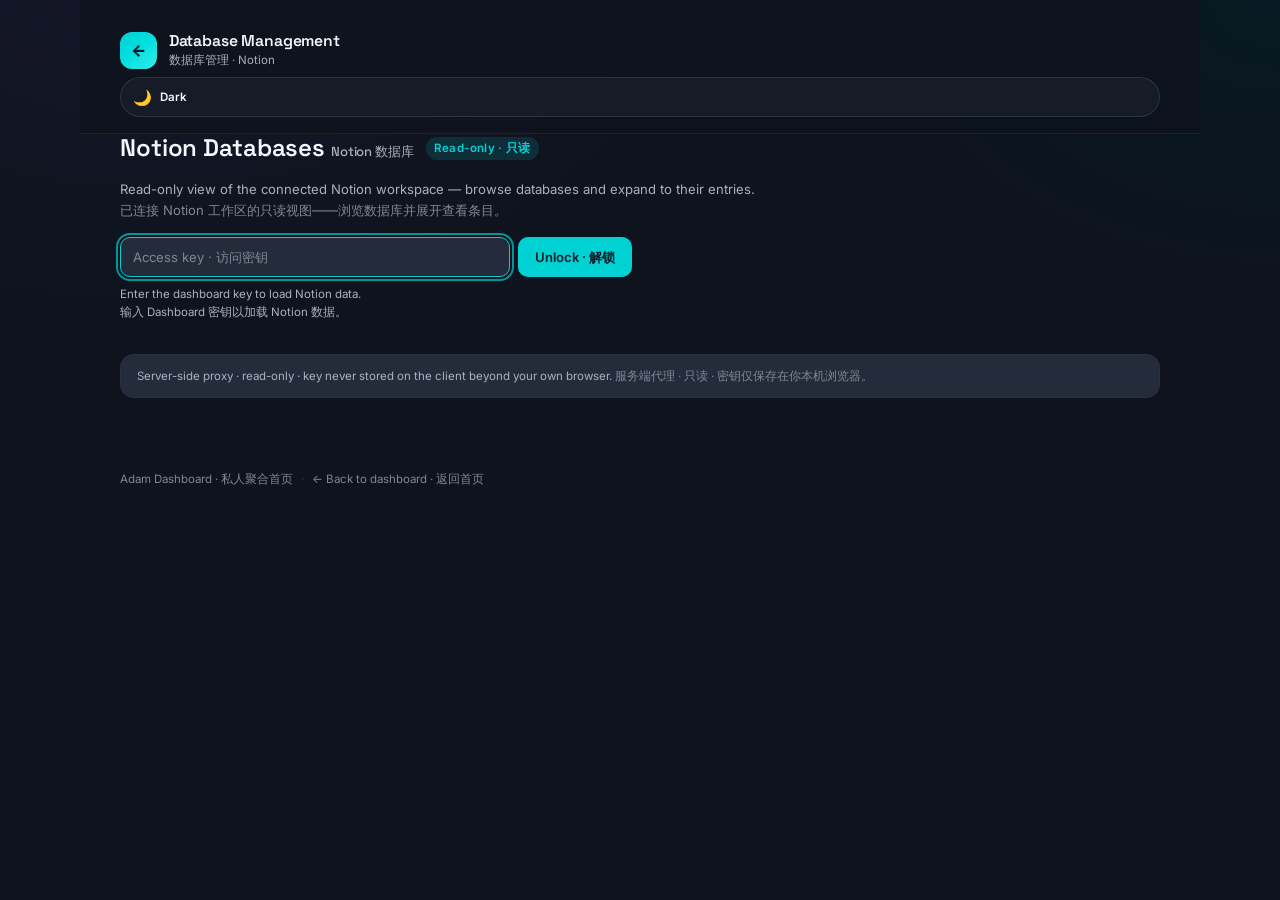
<file: database.html>
<!DOCTYPE html>
<html lang="en" data-theme="dark">
<head>
<meta charset="utf-8">
<meta name="viewport" content="width=device-width, initial-scale=1, viewport-fit=cover">
<title>Database Management · 数据库管理 — Adam Dashboard</title>
<meta name="description" content="Database management for Adam — read-only Notion database access.">
<meta name="color-scheme" content="dark light">
<link rel="icon" type="image/svg+xml" href="logo.svg">
<link rel="icon" type="image/png" sizes="32x32" href="favicon-32.png">
<link rel="apple-touch-icon" sizes="180x180" href="apple-touch-icon.png">
<link rel="manifest" href="site.webmanifest">
<meta name="theme-color" content="#0b1220">
<meta name="apple-mobile-web-app-capable" content="yes">
<meta name="mobile-web-app-capable" content="yes">
<meta name="apple-mobile-web-app-title" content="Dashboard">
<meta name="apple-mobile-web-app-status-bar-style" content="black-translucent">
<link rel="preconnect" href="https://fonts.googleapis.com">
<link rel="preconnect" href="https://fonts.gstatic.com" crossorigin>
<link href="https://fonts.googleapis.com/css2?family=Inter:wght@400;500;600;700;800&family=JetBrains+Mono:wght@400;500;700&family=Space+Grotesk:wght@500;600;700&display=swap" rel="stylesheet">
<link rel="stylesheet" href="styles.css?v=34">
<script>
  /* Theme preflight — runs before paint to avoid a flash of the wrong theme. */
  (function () {
    var theme = 'dark'; /* default is always dark */
    try {
      var stored = localStorage.getItem('dashboard-theme');
      if (stored === 'light' || stored === 'dark') theme = stored;
    } catch (e) { /* storage blocked — keep dark */ }
    document.documentElement.setAttribute('data-theme', theme);
  })();
</script>
</head>
<body>
  <a class="skip-link" href="#main">Skip to content · 跳到主内容</a>

  <header class="topbar">
    <div class="brand">
      <a class="brand-mark" href="index.html" aria-label="Back to dashboard · 返回首页" title="Back · 返回">←</a>
      <div class="brand-text">
        <h1>Database Management</h1>
        <p class="brand-sub">数据库管理 · Notion</p>
      </div>
    </div>
    <button id="theme-toggle" class="theme-toggle" type="button"
            aria-label="Switch color theme · 切换主题" aria-pressed="false">
      <span class="tt-icon" aria-hidden="true">🌙</span>
      <span class="tt-label">Dark</span>
    </button>
  </header>

  <main id="main">
    <section class="db-shell">
      <div class="db-shell-head">
        <h2>Notion Databases <span class="zh">Notion 数据库</span></h2>
        <span class="db-badge" id="db-badge">Read-only · 只读</span>
      </div>
      <p class="db-intro">
        Read-only view of the connected Notion workspace — browse databases and expand to their entries.<br>
        <span class="zh">已连接 Notion 工作区的只读视图——浏览数据库并展开查看条目。</span>
      </p>

      <!-- Access-key gate -->
      <form class="db-key" id="db-key" autocomplete="off" hidden>
        <div class="db-field">
          <input class="db-input" id="db-key-input" type="password" name="dash-key"
                 placeholder="Access key · 访问密钥" aria-label="Access key · 访问密钥"
                 autocomplete="off" spellcheck="false">
          <button class="db-action" id="db-key-save" type="submit">Unlock · 解锁</button>
        </div>
        <p class="db-status" id="db-key-status">
          Enter the dashboard key to load Notion data.<br>
          <span class="zh">输入 Dashboard 密钥以加载 Notion 数据。</span>
        </p>
      </form>

      <!-- Loaded state -->
      <div class="db-list" id="db-list" hidden></div>

      <!-- Locked (DASHBOARD_PASSWORD unset on the server) -->
      <p class="db-note" id="db-locked" hidden>
        <strong>Not configured yet · 尚未配置</strong><br>
        The server has no access key set, so the Notion proxy stays locked.
        <span class="zh">服务器端尚未设置访问密钥，Notion 代理处于锁定状态。</span>
      </p>

      <p class="db-note">
        Server-side proxy · read-only · key never stored on the client beyond your own browser.
        <span class="zh">服务端代理 · 只读 · 密钥仅保存在你本机浏览器。</span>
      </p>
    </section>
  </main>

  <footer class="foot">
    <span>Adam Dashboard · 私人聚合首页</span>
    <span class="dot">·</span>
    <a href="index.html">← Back to dashboard · 返回首页</a>
  </footer>

  <script>
  (function () {
    'use strict';

    var KEY_STORE = 'dashboard-db-key';

    /* ---------- theme toggle ---------- */
    (function () {
      var root = document.documentElement;
      var toggle = document.getElementById('theme-toggle');
      var icon = toggle && toggle.querySelector('.tt-icon');
      var label = toggle && toggle.querySelector('.tt-label');
      function current() { return root.getAttribute('data-theme') === 'light' ? 'light' : 'dark'; }
      function paint(t) {
        var isLight = t === 'light';
        if (icon) icon.textContent = isLight ? '☀️' : '🌙';
        if (label) label.textContent = isLight ? 'Light' : 'Dark';
        if (toggle) toggle.setAttribute('aria-pressed', String(isLight));
      }
      paint(current());
      if (toggle) {
        toggle.addEventListener('click', function () {
          var next = current() === 'dark' ? 'light' : 'dark';
          root.setAttribute('data-theme', next);
          try { localStorage.setItem('dashboard-theme', next); } catch (e) {}
          paint(next);
        });
      }
    })();

    /* ---------- elements ---------- */
    var form = document.getElementById('db-key');
    var input = document.getElementById('db-key-input');
    var keyStatus = document.getElementById('db-key-status');
    var list = document.getElementById('db-list');
    var locked = document.getElementById('db-locked');
    var badge = document.getElementById('db-badge');

    function getKey() { try { return localStorage.getItem(KEY_STORE) || ''; } catch (e) { return ''; } }
    function setKey(k) { try { localStorage.setItem(KEY_STORE, k); } catch (e) {} }
    function clearKey() { try { localStorage.removeItem(KEY_STORE); } catch (e) {} }

    function showForm(msg, isError) {
      form.hidden = false;
      list.hidden = true;
      keyStatus.className = 'db-status' + (isError ? ' is-error' : '');
      keyStatus.innerHTML = msg;
      if (input) input.focus();
    }

    function showLocked() {
      form.hidden = true;
      list.hidden = true;
      locked.hidden = false;
      badge.textContent = 'Locked · 已锁定';
      badge.classList.remove('is-live');
    }

    function el(tag, cls, text) {
      var n = document.createElement(tag);
      if (cls) n.className = cls;
      if (text != null) n.textContent = text;
      return n;
    }

    function fmtDate(iso) {
      if (!iso) return '';
      var d = new Date(iso);
      if (isNaN(d)) return '';
      return d.toISOString().slice(0, 10);
    }

    function apiGet(url, key) {
      return fetch(url, { headers: { 'x-dash-key': key }, cache: 'no-store' })
        .then(function (r) {
          return r.json().catch(function () { return {}; }).then(function (body) {
            return { status: r.status, body: body };
          });
        });
    }

    /* ---------- load database list ---------- */
    function loadList(key) {
      list.hidden = false;
      form.hidden = true;
      locked.hidden = true;
      list.innerHTML = '';
      list.appendChild(el('p', 'db-status', 'Loading databases… · 正在加载数据库…'));

      apiGet('/api/notion', key).then(function (res) {
        if (res.status === 503) { showLocked(); return; }
        if (res.status === 401) {
          clearKey();
          showForm('Key rejected — re-enter it. · 密钥无效，请重新输入。', true);
          return;
        }
        if (res.status !== 200) {
          list.innerHTML = '';
          list.appendChild(el('p', 'db-status is-error',
            'Could not load (' + res.status + '). · 加载失败（' + res.status + '）。'));
          return;
        }

        var dbs = Array.isArray(res.body) ? res.body : [];
        list.innerHTML = '';
        badge.textContent = dbs.length + ' databases · 个数据库';
        badge.classList.add('is-live');
        if (!dbs.length) {
          list.appendChild(el('p', 'db-status', 'No databases shared with the integration. · 集成未共享任何数据库。'));
          return;
        }
        dbs.forEach(function (db) { list.appendChild(makeDbCard(db, key)); });
      }).catch(function () {
        list.innerHTML = '';
        list.appendChild(el('p', 'db-status is-error', 'Network error. · 网络错误。'));
      });
    }

    function makeDbCard(db, key) {
      var card = el('article', 'db-card');
      card.setAttribute('data-id', db.id);

      var head = el('div', 'db-card-head');
      head.appendChild(el('span', 'db-card-title', db.title || '(untitled)'));
      if (db.lastEdited) head.appendChild(el('span', 'db-card-meta', fmtDate(db.lastEdited)));

      if (db.url) {
        var open = el('a', 'db-open', 'Open ↗');
        open.href = db.url;
        open.target = '_blank';
        open.rel = 'noopener noreferrer';
        open.setAttribute('aria-label', 'Open in Notion · 在 Notion 中打开');
        head.appendChild(open);
      }

      var toggle = el('button', 'db-toggle');
      toggle.type = 'button';
      toggle.setAttribute('aria-expanded', 'false');
      var chev = el('span', 'chev', '›');
      chev.setAttribute('aria-hidden', 'true');
      toggle.appendChild(chev);
      toggle.appendChild(el('span', null, 'Entries · 条目'));
      head.appendChild(toggle);
      card.appendChild(head);

      var entries = el('div', 'db-entries');
      entries.hidden = true;
      card.appendChild(entries);

      var loaded = false;
      toggle.addEventListener('click', function () {
        var openNow = card.classList.toggle('is-open');
        entries.hidden = !openNow;
        toggle.setAttribute('aria-expanded', String(openNow));
        if (!openNow || loaded) return;
        loaded = true;
        entries.innerHTML = '';
        entries.appendChild(el('p', 'db-entries-note', 'Loading entries… · 正在加载条目…'));
        apiGet('/api/notion?db=' + encodeURIComponent(db.id), key).then(function (res) {
          entries.innerHTML = '';
          if (res.status === 401) {
            clearKey();
            showForm('Key rejected — re-enter it. · 密钥无效，请重新输入。', true);
            return;
          }
          if (res.status === 503) { showLocked(); return; }
          if (res.status !== 200) {
            entries.appendChild(el('p', 'db-entries-note', 'Could not load (' + res.status + '). · 加载失败。'));
            return;
          }
          var rows = Array.isArray(res.body) ? res.body : [];
          if (!rows.length) {
            entries.appendChild(el('p', 'db-entries-note', 'No entries. · 暂无条目。'));
            return;
          }
          rows.forEach(function (row) {
            var line = el('div', 'db-entry-row');
            var a = el('a', null, row.title || '(untitled)');
            if (row.url) { a.href = row.url; a.target = '_blank'; a.rel = 'noopener noreferrer'; }
            line.appendChild(a);
            if (row.lastEdited) line.appendChild(el('span', 'db-entry-date', fmtDate(row.lastEdited)));
            entries.appendChild(line);
          });
        }).catch(function () {
          entries.innerHTML = '';
          entries.appendChild(el('p', 'db-entries-note', 'Network error. · 网络错误。'));
        });
      });

      return card;
    }

    /* ---------- key save ---------- */
    if (form) {
      form.addEventListener('submit', function (e) {
        e.preventDefault();
        var k = (input.value || '').trim();
        if (!k) { input.focus(); return; }
        setKey(k);
        loadList(k);
      });
    }

    /* ---------- boot ---------- */
    /* Simplified static mirror (e.g., GitHub Pages): no server-side proxy here. */
    if (/\.github\.io$/i.test(location.hostname) || location.protocol === 'file:') {
      form.hidden = true;
      list.hidden = true;
      locked.hidden = false;
      locked.innerHTML = '<strong>Vercel only · 仅 Vercel 版可用</strong><br>' +
        'Notion management needs the server-side proxy, which GitHub Pages cannot run.<br>' +
        '<span class="zh">Notion 管理需要服务端代理，GitHub Pages 无法运行；请在 Vercel 版使用。</span>';
      badge.textContent = 'Mirror · 镜像';
      badge.classList.remove('is-live');
      return;
    }
    var stored = getKey();
    if (stored) loadList(stored);
    else showForm('Enter the dashboard key to load Notion data.<br><span class="zh">输入 Dashboard 密钥以加载 Notion 数据。</span>', false);
  })();
  </script>
</body>
</html>
</file>
<file: styles.css>
/* ============================================================
   Adam Dashboard — styles
   Design tokens → semantic → component. Theme switch remaps
   only the semantic layer via [data-theme].
   v2: compact widgets/cards + pull-to-refresh + Notion db page.
   ============================================================ */

/* ---------- Layer 1 + 2: tokens ---------- */
:root {
  --font-sans: "Inter", -apple-system, BlinkMacSystemFont, "Segoe UI",
    "PingFang SC", "Hiragino Sans GB", "Microsoft YaHei", "Noto Sans SC", sans-serif;
  --font-display: "Space Grotesk", "Inter", -apple-system, BlinkMacSystemFont,
    "PingFang SC", "Hiragino Sans GB", "Microsoft YaHei", sans-serif;
  --font-mono: "JetBrains Mono", ui-monospace, SFMono-Regular, "SF Mono", Menlo, monospace;

  --space-1: 0.25rem;
  --space-2: 0.5rem;
  --space-3: 0.75rem;
  --space-4: 1rem;
  --space-5: 1.25rem;
  --space-6: 1.5rem;
  --space-8: 2rem;
  --space-10: 2.5rem;
  --space-12: 3rem;
  --space-16: 4rem;

  --radius-sm: 10px;
  --radius-md: 14px;
  --radius-lg: 18px;
  --radius-pill: 999px;

  --text-xs: 0.72rem;
  --text-sm: 0.82rem;
  --text-base: 1rem;
  --text-lg: 1.15rem;
  --text-xl: 1.5rem;
  --text-2xl: 2rem;
  --text-3xl: clamp(2rem, 1.4rem + 2.2vw, 2.8rem);

  --maxw: 1120px;
  --ease: cubic-bezier(0.22, 1, 0.36, 1);
}

/* Dark theme (default) */
:root,
[data-theme="dark"] {
  --bg: oklch(0.185 0.022 264);
  --bg-grad-1: oklch(0.24 0.05 285 / 0.55);
  --bg-grad-2: oklch(0.22 0.05 210 / 0.5);
  --surface-1: oklch(0.235 0.026 264 / 0.86);
  --surface-2: oklch(0.29 0.03 264);
  --surface-3: oklch(0.34 0.032 264);
  --text: oklch(0.975 0.008 260);
  --text-muted: oklch(0.76 0.02 262);
  --text-faint: oklch(0.62 0.02 262);
  --border: oklch(0.36 0.03 264 / 0.75);
  --border-soft: oklch(0.34 0.03 264 / 0.45);
  --accent: oklch(0.78 0.14 195);
  --accent-ink: oklch(0.22 0.04 240);
  --accent-soft: oklch(0.78 0.14 195 / 0.14);
  --work: oklch(0.76 0.13 250);
  --personal: oklch(0.78 0.14 150);
  --trend: oklch(0.78 0.13 305);
  --oval: oklch(0.78 0.12 250);
  --shadow: 0 18px 40px -24px oklch(0.1 0.03 264 / 0.9);
  --ring: oklch(0.8 0.14 195 / 0.65);
}

/* Light theme */
[data-theme="light"] {
  --bg: oklch(0.975 0.006 250);
  --bg-grad-1: oklch(0.94 0.03 285 / 0.7);
  --bg-grad-2: oklch(0.93 0.04 210 / 0.7);
  --surface-1: oklch(1 0 0 / 0.9);
  --surface-2: oklch(0.97 0.006 250);
  --surface-3: oklch(0.94 0.008 250);
  --text: oklch(0.26 0.03 264);
  --text-muted: oklch(0.46 0.02 262);
  --text-faint: oklch(0.58 0.02 262);
  --border: oklch(0.88 0.012 258);
  --border-soft: oklch(0.9 0.012 258 / 0.8);
  --accent: oklch(0.55 0.14 240);
  --accent-ink: oklch(0.99 0.01 240);
  --accent-soft: oklch(0.55 0.14 240 / 0.1);
  --work: oklch(0.52 0.15 255);
  --personal: oklch(0.52 0.14 155);
  --trend: oklch(0.5 0.16 305);
  --oval: oklch(0.52 0.15 250);
  --shadow: 0 18px 40px -26px oklch(0.4 0.04 264 / 0.5);
  --ring: oklch(0.55 0.14 240 / 0.5);
}

/* ---------- Base ---------- */
*, *::before, *::after { box-sizing: border-box; }

html { -webkit-text-size-adjust: 100%; }

body {
  margin: 0;
  min-height: 100vh;
  font-family: var(--font-sans);
  font-size: var(--text-base);
  line-height: 1.6;
  color: var(--text);
  background: var(--bg);
  background-image:
    radial-gradient(60rem 40rem at 12% -8%, var(--bg-grad-1), transparent 60%),
    radial-gradient(52rem 36rem at 100% 0%, var(--bg-grad-2), transparent 55%);
  background-attachment: fixed;
  -webkit-font-smoothing: antialiased;
  text-rendering: optimizeLegibility;
  overscroll-behavior-y: contain;
  transition: background-color 220ms var(--ease), color 220ms var(--ease);
}

h1, h2, h3 { font-family: var(--font-display); font-weight: 600; line-height: 1.2; margin: 0; letter-spacing: -0.005em; }
p { margin: 0; }
a { color: inherit; text-decoration: none; }

.skip-link {
  position: absolute; left: -999px; top: 0; z-index: 100;
  background: var(--accent); color: var(--accent-ink);
  padding: var(--space-3) var(--space-4); border-radius: 0 0 var(--radius-sm) 0;
  font-weight: 600;
}
.skip-link:focus { left: 0; }

:focus-visible { outline: 2px solid var(--ring); outline-offset: 3px; border-radius: 6px; }
:focus:not(:focus-visible) { outline: none; }

/* ---------- Topbar ---------- */
.topbar {
  position: sticky; top: 0; z-index: 60;
  display: flex; flex-direction: column; gap: var(--space-2); align-items: stretch;
  width: 100%; max-width: var(--maxw);
  margin-inline: auto;
  padding: calc(clamp(1.2rem, 0.7rem + 1.8vw, 2rem) + env(safe-area-inset-top, 0px))
           clamp(1rem, 0.4rem + 3.5vw, 2.5rem) var(--space-4);
  background: color-mix(in oklch, var(--bg) 80%, transparent);
  -webkit-backdrop-filter: blur(12px);
  backdrop-filter: blur(12px);
  border-bottom: 1px solid var(--border-soft);
}
.topbar-row { display: flex; align-items: center; justify-content: space-between; gap: var(--space-3); }
.brand { display: flex; align-items: center; gap: var(--space-3); min-width: 0; }
.brand-mark {
  flex: none;
  display: grid; place-items: center;
  width: 2.3rem; height: 2.3rem;
  font-weight: 800; font-size: var(--text-base);
  color: var(--accent-ink);
  background: linear-gradient(140deg, var(--accent), oklch(from var(--accent) calc(l + 0.08) c h));
  border-radius: 12px;
  box-shadow: var(--shadow);
}
.brand-text { min-width: 0; }
.brand h1 { font-size: 0.98rem; font-weight: 600; letter-spacing: -0.01em; }
.brand-sub { font-size: var(--text-xs); color: var(--text-muted); }
img.brand-mark { display: block; object-fit: cover; background: none; }

.theme-toggle {
  flex: none;
  display: inline-flex; align-items: center; gap: var(--space-2);
  min-height: 40px;
  padding: var(--space-2) var(--space-3);
  font: inherit; font-size: var(--text-xs); font-weight: 600;
  color: var(--text);
  background: var(--surface-1);
  border: 1px solid var(--border);
  border-radius: var(--radius-pill);
  cursor: pointer;
  backdrop-filter: blur(8px);
  transition: transform 150ms var(--ease), background-color 180ms var(--ease),
              border-color 180ms var(--ease);
}
.theme-toggle:hover { background: var(--surface-2); border-color: var(--text-faint); }
.theme-toggle:active { transform: scale(0.97); }
.tt-icon { font-size: 0.95rem; line-height: 1; }
.topbar-actions { display: inline-flex; align-items: center; gap: var(--space-2); flex: none; }

/* ---------- Layout ---------- */
main {
  width: 100%; max-width: var(--maxw);
  margin-inline: auto;
  padding-inline: clamp(1rem, 0.4rem + 3.5vw, 2.5rem);
  padding-bottom: var(--space-12);
  display: grid; gap: var(--space-10);
}

/* ---------- Widgets (slim status chips) ---------- */
.widgets {
  display: grid; gap: var(--space-4);
  grid-template-columns: 1fr;
}
.status-body { display: flex; flex-wrap: wrap; align-items: center; justify-content: space-between; gap: var(--space-3) var(--space-6); }
.widget-head-right { display: inline-flex; align-items: center; gap: var(--space-2); }
.world-clocks {
  display: flex; flex-wrap: wrap; gap: var(--space-1) var(--space-5);
  margin-top: var(--space-3); padding-top: var(--space-3);
  border-top: 1px solid var(--border-soft);
  font-size: var(--text-xs); color: var(--text-muted);
}
.wc { display: inline-flex; align-items: baseline; gap: var(--space-2); }
.wc-city { font-weight: 600; color: var(--text-faint); }
.wc-t { font-variant-numeric: tabular-nums; color: var(--text); }

.card {
  background: var(--surface-1);
  border: 1px solid var(--border);
  border-radius: var(--radius-lg);
  padding: var(--space-6);
  box-shadow: var(--shadow);
  backdrop-filter: blur(10px);
}

/* Compact widget variant — a status chip, not a hero card. */
.widget { padding: var(--space-3) var(--space-4); border-radius: var(--radius-md); }

.widget-head {
  display: flex; align-items: center; justify-content: space-between; gap: var(--space-2);
  margin-bottom: var(--space-2);
}
.widget-title {
  font-size: var(--text-xs); font-weight: 600; letter-spacing: 0.08em;
  text-transform: uppercase; color: var(--text-muted);
}
.weather-source { font-size: var(--text-xs); color: var(--text-faint); }

.live-dot {
  width: 7px; height: 7px; border-radius: 50%;
  background: var(--personal);
  box-shadow: 0 0 0 0 var(--personal);
  animation: pulse 2s var(--ease) infinite;
}
@keyframes pulse {
  0%   { box-shadow: 0 0 0 0 oklch(from var(--personal) l c h / 0.6); }
  70%  { box-shadow: 0 0 0 7px oklch(from var(--personal) l c h / 0); }
  100% { box-shadow: 0 0 0 0 oklch(from var(--personal) l c h / 0); }
}

.clock-time {
  font-family: var(--font-mono);
  font-size: clamp(1.5rem, 1.15rem + 1.6vw, 2rem);
  font-weight: 700;
  letter-spacing: -0.02em;
  font-variant-numeric: tabular-nums;
  line-height: 1.05;
}
.clock-date { margin-top: 2px; font-size: var(--text-xs); color: var(--text-muted); }
.clock-zone { color: var(--text-faint); }

.weather-main { display: flex; align-items: center; gap: var(--space-3); }
.weather-icon { font-size: clamp(1.7rem, 1.4rem + 1.2vw, 2.1rem); line-height: 1; }
.weather-temp {
  font-family: var(--font-mono);
  font-size: clamp(1.45rem, 1.15rem + 1.4vw, 1.9rem);
  font-weight: 700; font-variant-numeric: tabular-nums; line-height: 1;
}
.weather-temp .unit { font-size: 0.5em; font-weight: 500; color: var(--text-muted); margin-left: 2px; }
.weather-cond { margin-top: 2px; font-size: var(--text-xs); color: var(--text-muted); }

.weather-meta {
  display: flex; flex-wrap: wrap; gap: var(--space-1) var(--space-3);
  margin-top: var(--space-2); padding-top: var(--space-2);
  border-top: 1px solid var(--border-soft);
  font-size: var(--text-xs); color: var(--text-muted);
  font-variant-numeric: tabular-nums;
}
.weather-meta .sep { color: var(--text-faint); }
.weather-widget.is-error .weather-icon { opacity: 0.6; }

/* ---------- Groups & cards ---------- */
.group { display: grid; gap: var(--space-4); }
.group-head { display: flex; align-items: center; gap: var(--space-3); }
.group-head h2 { font-size: 1.3rem; font-weight: 600; }
.group-head .zh { font-size: var(--text-sm); font-weight: 500; color: var(--text-muted); }
.group-count {
  margin-left: auto;
  font-size: var(--text-xs); font-weight: 600; color: var(--text-faint);
  font-variant-numeric: tabular-nums;
}
.group-head::after {
  content: ""; flex: 1; height: 1px; background: var(--border-soft);
  align-self: center; margin-left: var(--space-3);
}
.group-head .group-count { margin-left: 0; order: 3; }

.grid {
  display: grid; gap: var(--space-2);
  grid-template-columns: repeat(auto-fill, minmax(min(100%, 9.5rem), 1fr));
}

.site-card {
  position: relative;
  display: flex; flex-direction: column; gap: 2px;
  padding: var(--space-1) var(--space-2);
  background: var(--surface-1);
  border: 1px solid var(--border);
  border-radius: var(--radius-sm);
  box-shadow: var(--shadow);
  overflow: hidden;
  isolation: isolate;
  transition: transform 180ms var(--ease), border-color 180ms var(--ease),
              background-color 180ms var(--ease);
}
.site-card::before {
  content: ""; position: absolute; inset: 0 0 auto 0; height: 2px;
  background: var(--card-accent, var(--accent));
  opacity: 0.9;
  z-index: 1;
}
.site-card::after {
  content: ""; position: absolute; inset: -40% -40% auto auto; width: 60%; height: 120%;
  background: radial-gradient(closest-side, var(--accent-soft), transparent 70%);
  opacity: 0; transition: opacity 200ms var(--ease); z-index: -1;
}
.site-card:hover { transform: translateY(-3px); border-color: var(--card-accent, var(--accent)); }
.site-card:hover::after { opacity: 1; }
.site-card:focus-visible { outline: 2px solid var(--ring); outline-offset: 3px; }

.site-card[data-group="work"]     { --card-accent: var(--work); }
.site-card[data-group="personal"] { --card-accent: var(--personal); }
.site-card[data-group="trend"]    { --card-accent: var(--trend); }
.site-card[data-group="oval"]     { --card-accent: var(--oval); }

.card-top { display: flex; align-items: center; flex-wrap: wrap; row-gap: 4px; gap: var(--space-2); }
.card-top-left { display: flex; align-items: center; flex-wrap: wrap; gap: 4px; min-width: 0; flex: 1 1 auto; }
.card-top-right { display: inline-flex; align-items: center; gap: var(--space-1); flex: 0 0 auto; margin-left: auto; }
.drag-handle {
  display: inline-flex; align-items: center; justify-content: center;
  width: 28px; height: 28px; padding: 0;
  font: inherit; font-size: 0.8rem; line-height: 1;
  color: var(--text-faint); background: transparent; border: 0; border-radius: 4px;
  cursor: grab; touch-action: none;
}
.drag-handle:hover { color: var(--text); background: var(--surface-2); }
.drag-handle:active { cursor: grabbing; }
.site-card.is-dragging { opacity: 0.6; border-color: var(--card-accent, var(--accent)); z-index: 2; }
.card-share {
  font: inherit; font-size: 0.6rem; font-weight: 700; line-height: 1;
  color: var(--accent); background: var(--accent-soft);
  border: 1px solid color-mix(in oklch, var(--accent) 45%, transparent);
  border-radius: var(--radius-pill); padding: 2px var(--space-2); cursor: pointer;
}
.card-share:hover { filter: brightness(1.12); }
a.site-name {
  display: block; font-family: var(--font-display);
  font-size: 0.8rem; font-weight: 600; letter-spacing: -0.01em;
  color: var(--text); text-decoration: none;
}
a.site-name:hover { color: var(--accent); }
.card-details { display: none; }
.site-card.is-expanded .card-details { display: block; }
.card-menu-btn {
  display: inline-flex; align-items: center; justify-content: center;
  width: 24px; height: 24px; padding: 0;
  font: inherit; font-size: 1rem; line-height: 1;
  color: var(--text-faint); background: transparent; border: 0; border-radius: 4px;
  cursor: pointer;
}
.card-menu-btn:hover { color: var(--text); background: var(--surface-2); }
.card-actions {
  display: none; flex-wrap: wrap; align-items: center; gap: 4px;
  margin-top: var(--space-2); padding-top: var(--space-2);
  border-top: 1px solid var(--border-soft);
}
.site-card.is-menu-open .card-actions { display: flex; }
.ca-label { font-size: 0.6rem; color: var(--text-faint); }
.ca-move, .ca-hide, .ca-share {
  font: inherit; font-size: 0.6rem; font-weight: 600;
  color: var(--text-muted); background: var(--surface-2);
  border: 1px solid var(--border); border-radius: var(--radius-pill);
  padding: 1px var(--space-2); cursor: pointer;
}
.ca-move:hover, .ca-hide:hover, .ca-share:hover { color: var(--text); border-color: var(--text-faint); }
.ca-share { color: var(--accent); border-color: color-mix(in oklch, var(--accent) 45%, transparent); }
.ca-move.is-cur { color: var(--accent); border-color: var(--accent); }
.ca-hide { color: oklch(0.68 0.16 25); border-color: color-mix(in oklch, oklch(0.68 0.16 25) 45%, transparent); }
.site-card.is-hidden-card { opacity: 0.45; }
.tag {
  font-size: 0.56rem; font-weight: 600; letter-spacing: 0.03em;
  color: var(--card-accent, var(--accent));
  background: color-mix(in oklch, var(--card-accent, var(--accent)) 14%, transparent);
  padding: 1px var(--space-2); border-radius: var(--radius-pill);
  white-space: nowrap;
}
.arrow {
  font-size: 0.8rem; color: var(--text-faint);
  transition: transform 180ms var(--ease), color 180ms var(--ease);
}
.site-card:hover .arrow { transform: translate(3px, -3px); color: var(--card-accent, var(--accent)); }

.site-name { font-size: 0.8rem; font-weight: 600; letter-spacing: -0.01em; }
.site-name-zh { font-size: 0.6rem; color: var(--text-muted); font-weight: 500; }
.site-desc { font-size: 0.64rem; color: var(--text-muted); line-height: 1.35; }
.site-desc .desc-zh { color: var(--text-faint); }
.site-url {
  margin-top: auto; padding-top: var(--space-2);
  font-family: var(--font-mono); font-size: var(--text-xs); color: var(--text-faint);
  overflow: hidden; text-overflow: ellipsis; white-space: nowrap;
}

.empty-note { text-align: center; color: var(--text-faint); font-size: var(--text-sm); }
.group-empty { color: var(--text-faint); font-size: var(--text-sm); }

/* Ongoing Research — same level as Work/Personal, placed last */
.group-badge {
  font-size: var(--text-xs); font-weight: 700; letter-spacing: 0.05em; text-transform: uppercase;
  color: var(--accent); background: var(--accent-soft);
  padding: 2px var(--space-2); border-radius: var(--radius-pill);
  white-space: nowrap;
}

/* Collapsible sections */
.collapse-btn {
  flex: none; order: 4;
  display: inline-flex; align-items: center; justify-content: center;
  width: 38px; height: 38px;
  font: inherit; font-size: var(--text-sm); line-height: 1;
  color: var(--text-muted); background: var(--surface-1);
  border: 1px solid var(--border); border-radius: var(--radius-sm);
  cursor: pointer;
  transition: background-color 150ms var(--ease), border-color 150ms var(--ease), color 150ms var(--ease);
}
.collapse-btn:hover { background: var(--surface-2); border-color: var(--text-faint); color: var(--text); }
.collapse-btn:focus-visible { outline: 2px solid var(--ring); outline-offset: 2px; }
.collapse-btn .chev { display: inline-block; transition: transform 180ms var(--ease); }
.group.is-collapsed .collapse-btn .chev { transform: rotate(-90deg); }
.group.is-collapsed .grid { display: none; }

/* ---------- Database Management entry (links to the separate page) ---------- */
.db-entry { margin-top: var(--space-2); }
.db-btn {
  display: flex; align-items: center; gap: var(--space-3);
  padding: var(--space-3) var(--space-4);
  background: var(--surface-1);
  border: 1px dashed var(--border);
  border-radius: var(--radius-md);
  transition: transform 180ms var(--ease), border-color 180ms var(--ease),
              background-color 180ms var(--ease);
}
.db-btn:hover { transform: translateY(-2px); border-color: var(--accent); background: var(--surface-2); }
.db-btn:focus-visible { outline: 2px solid var(--ring); outline-offset: 3px; }
.db-btn-icon { font-size: 1.2rem; flex: none; }
.db-btn-text { display: flex; flex-direction: column; min-width: 0; }
.db-btn-text strong { font-size: var(--text-sm); font-weight: 700; }
.db-btn-text small { font-size: var(--text-xs); color: var(--text-muted); }
.db-btn .arrow {
  margin-left: auto; font-size: var(--text-lg); color: var(--text-faint);
  transition: transform 180ms var(--ease), color 180ms var(--ease);
}
.db-btn:hover .arrow { transform: translateX(4px); color: var(--accent); }

/* ---------- Database Management page ---------- */
.db-shell { display: grid; gap: var(--space-4); }
.db-shell-head { display: flex; align-items: center; gap: var(--space-3); flex-wrap: wrap; }
.db-shell-head h2 { font-size: var(--text-xl); font-weight: 600; }
.db-shell-head .zh { font-size: var(--text-sm); font-weight: 500; color: var(--text-muted); }
.db-badge {
  font-size: var(--text-xs); font-weight: 600; letter-spacing: 0.03em;
  color: var(--accent); background: var(--accent-soft);
  padding: 2px var(--space-2); border-radius: var(--radius-pill);
}
.db-badge.is-live { color: var(--personal); background: color-mix(in oklch, var(--personal) 16%, transparent); }
.db-intro { color: var(--text-muted); font-size: var(--text-sm); }
.db-intro .zh, .db-note .zh { color: var(--text-faint); }

/* key-entry form */
.db-key { display: grid; gap: var(--space-2); max-width: 32rem; }
.db-field { display: flex; gap: var(--space-2); flex-wrap: wrap; }
.db-input {
  flex: 1 1 12rem; min-width: 0;
  padding: var(--space-2) var(--space-3);
  font: inherit; font-size: var(--text-sm);
  color: var(--text); background: var(--surface-2);
  border: 1px solid var(--border); border-radius: var(--radius-sm);
}
.db-input::placeholder { color: var(--text-faint); }
.db-input:focus-visible { outline: 2px solid var(--ring); outline-offset: 2px; border-color: var(--accent); }
.db-action {
  flex: none;
  display: inline-flex; align-items: center; justify-content: center; gap: var(--space-2);
  min-height: 40px;
  padding: var(--space-2) var(--space-4);
  font: inherit; font-size: var(--text-sm); font-weight: 600;
  color: var(--accent-ink); background: var(--accent);
  border: 1px solid transparent; border-radius: var(--radius-sm);
  cursor: pointer;
  transition: transform 150ms var(--ease), filter 180ms var(--ease),
              background-color 180ms var(--ease), border-color 180ms var(--ease);
}
.db-action:hover { filter: brightness(1.08); }
.db-action:active { transform: scale(0.98); }
.db-action:focus-visible { outline: 2px solid var(--ring); outline-offset: 2px; }
.db-action.ghost { color: var(--text); background: var(--surface-2); border-color: var(--border); }
.db-action.ghost:hover { filter: none; border-color: var(--text-faint); background: var(--surface-3); }

/* status line */
.db-status { font-size: var(--text-xs); color: var(--text-muted); min-height: 1em; }
.db-status.is-error { color: oklch(0.7 0.16 25); }
.db-status.is-ok { color: var(--personal); }

/* database list */
.db-list { display: grid; gap: var(--space-2); }
.db-card {
  background: var(--surface-1); border: 1px solid var(--border);
  border-radius: var(--radius-md); overflow: hidden;
}
.db-card-head {
  display: flex; align-items: center; gap: var(--space-2);
  padding: var(--space-3) var(--space-4);
}
.db-card-title {
  font-size: var(--text-sm); font-weight: 600; min-width: 0;
  overflow: hidden; text-overflow: ellipsis; white-space: nowrap;
}
.db-card-meta { flex: none; font-size: var(--text-xs); color: var(--text-faint); }
.db-card-head .db-open {
  flex: none; font-size: var(--text-xs); font-weight: 600; color: var(--accent);
  padding: 2px var(--space-2); border-radius: var(--radius-pill);
  background: var(--accent-soft);
}
.db-card-head .db-open:hover { filter: brightness(1.1); }
.db-toggle {
  margin-left: auto; flex: none;
  display: inline-flex; align-items: center; gap: var(--space-1);
  min-height: 32px; padding: var(--space-1) var(--space-2);
  font: inherit; font-size: var(--text-xs); font-weight: 600;
  color: var(--text-muted); background: transparent;
  border: 1px solid var(--border); border-radius: var(--radius-sm);
  cursor: pointer;
  transition: background-color 150ms var(--ease), border-color 150ms var(--ease), color 150ms var(--ease);
}
.db-toggle:hover { background: var(--surface-2); border-color: var(--text-faint); color: var(--text); }
.db-toggle .chev { transition: transform 180ms var(--ease); }
.db-card.is-open .db-toggle .chev { transform: rotate(90deg); }

.db-entries { border-top: 1px solid var(--border-soft); background: var(--surface-2); }
.db-entry-row {
  display: flex; align-items: center; gap: var(--space-2);
  padding: var(--space-2) var(--space-4);
  font-size: var(--text-xs); color: var(--text-muted);
}
.db-entry-row + .db-entry-row { border-top: 1px solid var(--border-soft); }
.db-entry-row a { color: var(--text); min-width: 0; overflow: hidden; text-overflow: ellipsis; white-space: nowrap; }
.db-entry-row a:hover { color: var(--accent); }
.db-entry-row .db-entry-date { margin-left: auto; flex: none; color: var(--text-faint); }
.db-entries-note { padding: var(--space-3) var(--space-4); font-size: var(--text-xs); color: var(--text-faint); }

.db-note {
  padding: var(--space-3) var(--space-4);
  font-size: var(--text-xs); color: var(--text-muted);
  background: var(--surface-2); border: 1px solid var(--border-soft);
  border-radius: var(--radius-md);
}

/* ---------- Pull-to-refresh ---------- */
.ptr {
  position: fixed; top: 0; left: 0; right: 0;
  display: flex; justify-content: center; align-items: flex-start;
  height: 0; overflow: hidden; pointer-events: none; z-index: 70;
  transition: height 200ms var(--ease);
}
.ptr.ptr-dragging { transition: none; }
.ptr-inner {
  display: inline-flex; align-items: center; gap: var(--space-2);
  margin-top: var(--space-2);
  padding: var(--space-1) var(--space-3);
  font-size: var(--text-xs); font-weight: 600;
  color: var(--text-muted);
  background: var(--surface-2);
  border: 1px solid var(--border-soft);
  border-radius: var(--radius-pill);
  box-shadow: var(--shadow);
}
.ptr-spinner { display: inline-block; line-height: 1; }
.ptr.is-ready .ptr-inner { color: var(--accent); border-color: var(--accent); }
.ptr.is-ready .ptr-spinner { transform: rotate(180deg); }
.ptr.is-loading .ptr-spinner { animation: ptr-spin 0.8s linear infinite; }
@keyframes ptr-spin { to { transform: rotate(360deg); } }

/* ---------- Footer ---------- */
.foot {
  width: 100%; max-width: var(--maxw);
  margin-inline: auto;
  padding: var(--space-6) clamp(1rem, 0.4rem + 3.5vw, 2.5rem) var(--space-8);
  display: flex; flex-wrap: wrap; gap: var(--space-2); align-items: center;
  font-size: var(--text-xs); color: var(--text-faint);
}
.foot .dot { color: var(--border); }
.foot-btn {
  font: inherit; font-size: var(--text-xs);
  color: var(--text-muted); background: var(--surface-1);
  border: 1px solid var(--border); border-radius: var(--radius-pill);
  padding: 3px var(--space-3); min-height: 30px; cursor: pointer;
}
.foot-btn:hover { color: var(--text); border-color: var(--text-faint); }
.foot-status { font-size: var(--text-xs); color: var(--text-faint); }

/* Legend for tag abbreviations */
.legend {
  display: flex; flex-wrap: wrap; align-items: center;
  gap: var(--space-1) var(--space-3);
  margin-top: 0;
  font-size: 0.64rem; color: var(--text-muted);
}
.legend-title { font-weight: 700; color: var(--text-faint); text-transform: uppercase; letter-spacing: 0.06em; }
.legend-item { display: inline-flex; align-items: center; gap: var(--space-1); }
.legend-item b { color: var(--accent); font-weight: 700; }

/* Share dialog */
.share-overlay {
  position: fixed; inset: 0; z-index: 90;
  display: flex; align-items: center; justify-content: center;
  padding: var(--space-4);
  background: oklch(0.15 0.02 264 / 0.55);
  -webkit-backdrop-filter: blur(4px); backdrop-filter: blur(4px);
}
.share-overlay[hidden] { display: none; }
.share-dialog {
  width: min(100%, 26rem); display: grid; gap: var(--space-3);
  padding: var(--space-5);
  background: var(--surface-1); border: 1px solid var(--border);
  border-radius: var(--radius-lg); box-shadow: var(--shadow);
}
.share-dialog h3 { font-size: var(--text-lg); font-weight: 600; }
.share-target { font-size: var(--text-sm); color: var(--text-muted); }
.share-days-label { display: grid; gap: var(--space-1); font-size: var(--text-xs); color: var(--text-muted); }
.share-days {
  width: 6rem; padding: var(--space-2) var(--space-3);
  font: inherit; font-size: var(--text-sm); color: var(--text);
  background: var(--surface-2); border: 1px solid var(--border); border-radius: var(--radius-sm);
}
.share-row { display: flex; flex-wrap: wrap; gap: var(--space-2); }
.share-result { display: grid; gap: var(--space-2); }
.share-result[hidden] { display: none; }
.share-link {
  width: 100%; padding: var(--space-2) var(--space-3);
  font-family: var(--font-mono); font-size: var(--text-xs); color: var(--text);
  background: var(--surface-2); border: 1px solid var(--border); border-radius: var(--radius-sm);
}
.share-status { font-size: var(--text-xs); color: var(--text-muted); min-height: 1em; }

/* ---------- Entrance motion ---------- */
.reveal { opacity: 0; transform: translateY(0.6rem); animation: reveal 0.5s var(--ease) forwards; }
@keyframes reveal { to { opacity: 1; transform: none; } }

@media (prefers-reduced-motion: reduce) {
  *, *::before, *::after {
    animation-duration: 0.01ms !important;
    animation-iteration-count: 1 !important;
    transition-duration: 0.01ms !important;
    scroll-behavior: auto !important;
  }
  .reveal { opacity: 1; transform: none; }
}

/* ---------- Small screens ---------- */
@media (max-width: 480px) {
  .brand-sub { display: none; }
  .tt-label { display: none; }
  .theme-toggle { padding: var(--space-2) var(--space-3); }
  .group-head h2 { font-size: var(--text-lg); }
  .group-count { display: none; }
  .db-card-meta { display: none; }
  /* one card per row, otherwise the card top row cannot fit its controls */
  .grid { grid-template-columns: 1fr; }
  .life, .life-promote, .card-share { font-size: 0.5rem; padding: 1px 5px; }
  .tag { font-size: 0.5rem; }
  .card-menu-btn, .drag-handle { width: 22px; height: 22px; }
}

/* ---- lifecycle chip (TEMP / STABLE) + move control ---- */
.life {
  font-size: 0.55rem; font-weight: 700; letter-spacing: 0.02em; line-height: 1;
  padding: 2px var(--space-2); border-radius: var(--radius-pill);
  border: 1px solid var(--border); color: var(--text-faint); white-space: nowrap;
}
.life.is-temp { color: var(--accent); background: var(--accent-soft); border-color: var(--accent-soft); }
.life.is-expired { color: #ff8b7a; border-color: rgba(255,139,122,0.45); }
.ca-move { display: inline-flex; align-items: center; gap: var(--space-1); font-size: 0.6rem; color: var(--text-faint); }
.ca-move-select {
  font: inherit; font-size: 0.6rem; color: var(--text); background: var(--surface-2);
  border: 1px solid var(--border); border-radius: var(--radius-sm); padding: 2px 4px;
}

/* ---- 固化 · Promote button ---- */
.life-promote {
  font: inherit; font-size: 0.55rem; font-weight: 700; line-height: 1;
  color: var(--accent-ink); background: var(--accent);
  border: 1px solid var(--accent); border-radius: var(--radius-pill);
  padding: 2px var(--space-2); cursor: pointer; white-space: nowrap;
}
.life-promote:hover { filter: brightness(1.1); }
.life-promote:disabled, .life-promote.is-pending {
  color: var(--text-faint); background: transparent; border-color: var(--border); cursor: default;
}

/* ---- drag: pointer-following card + slot placeholder (FLIP moves) ---- */
.drag-placeholder {
  border: 1px dashed var(--border);
  border-radius: var(--radius-sm);
  background: color-mix(in oklch, var(--accent) 7%, transparent);
  transition: none;
}
.site-card.is-dragging {
  opacity: 0.94;
  box-shadow: 0 14px 34px rgba(0, 0, 0, 0.42);
  border-color: var(--card-accent, var(--accent));
  cursor: grabbing;
  transition: none;
}

/* ---- NEW badge (auto-discovered page) ---- */
.life.is-new {
  color: var(--personal);
  border-color: color-mix(in oklch, var(--personal) 45%, transparent);
  background: color-mix(in oklch, var(--personal) 12%, transparent);
}
</file>
